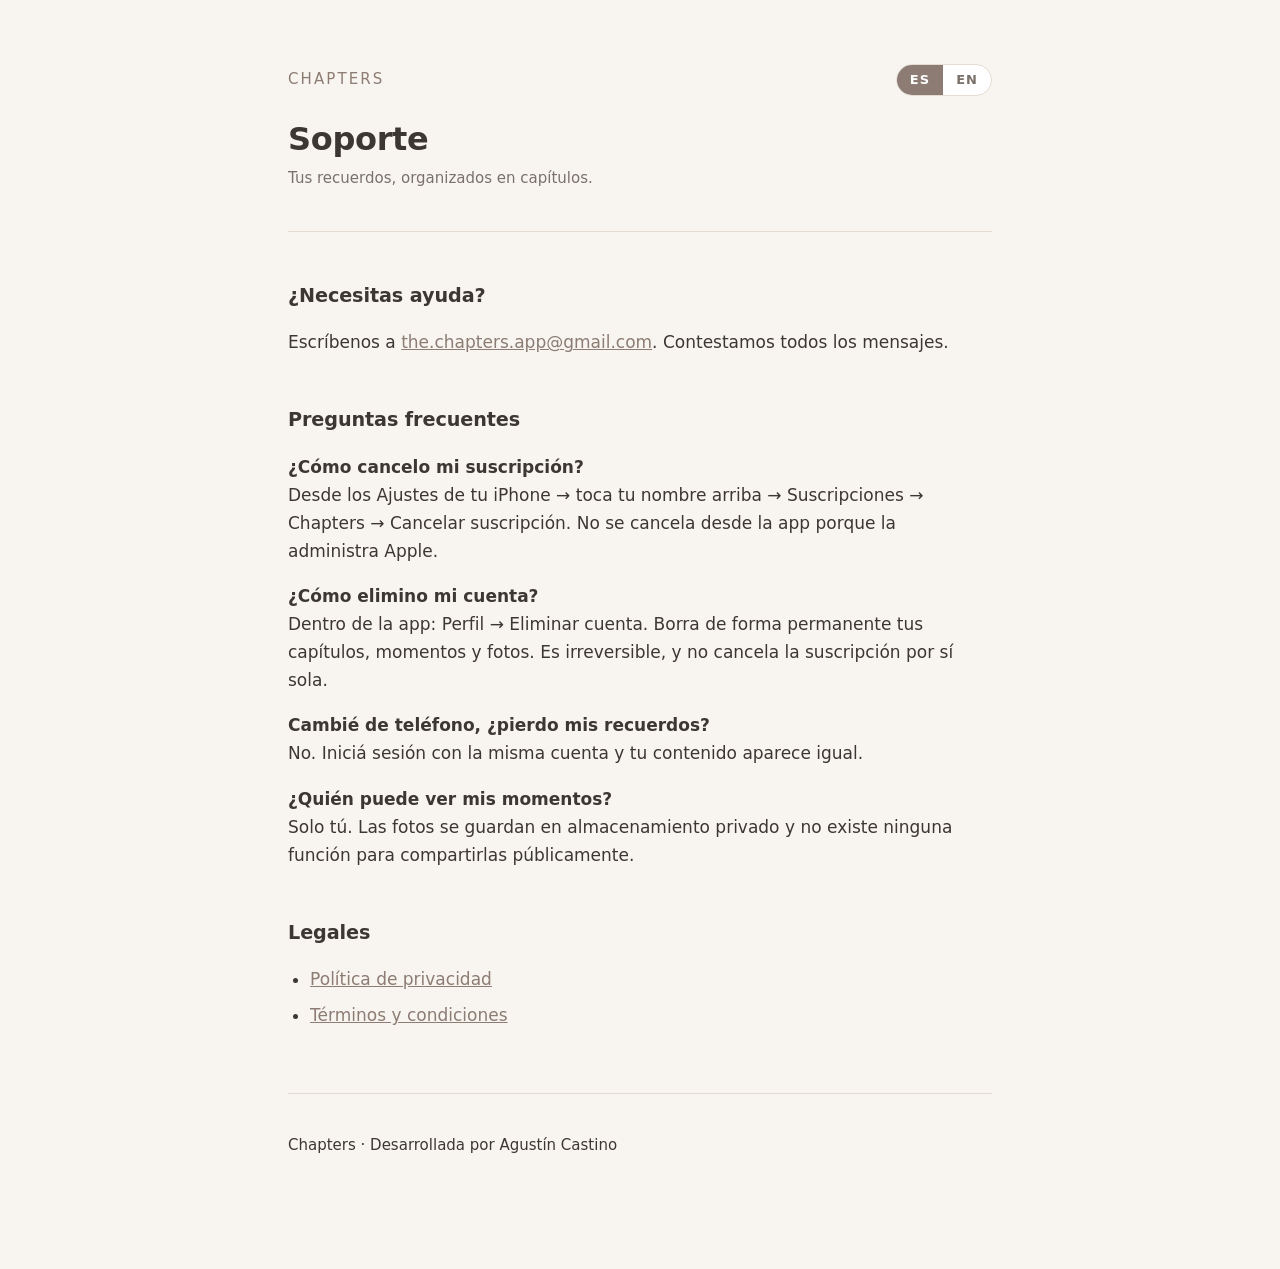
<file: index.html>
<!doctype html>
<html lang="es">
<head>
<meta charset="utf-8">
<meta name="viewport" content="width=device-width, initial-scale=1">
<title>Chapters — Soporte</title>
<link rel="stylesheet" href="styles.css">
</head>
<body>
<main>
  <header>
    <div class="topbar">
      <span class="wordmark">Chapters</span>
      <nav class="langswitch" aria-label="Idioma">
        <span class="current" aria-current="true">ES</span>
        <a href="en/" hreflang="en" lang="en">EN</a>
      </nav>
    </div>
    <h1>Soporte</h1>
    <p class="updated">Tus recuerdos, organizados en capítulos.</p>
  </header>

  <h2>¿Necesitas ayuda?</h2>
  <p>Escríbenos a <a href="mailto:the.chapters.app@gmail.com">the.chapters.app@gmail.com</a>.
  Contestamos todos los mensajes.</p>

  <h2>Preguntas frecuentes</h2>

  <p><strong>¿Cómo cancelo mi suscripción?</strong><br>
  Desde los Ajustes de tu iPhone → toca tu nombre arriba → Suscripciones →
  Chapters → Cancelar suscripción. No se cancela desde la app porque la
  administra Apple.</p>

  <p><strong>¿Cómo elimino mi cuenta?</strong><br>
  Dentro de la app: Perfil → Eliminar cuenta. Borra de forma permanente tus
  capítulos, momentos y fotos. Es irreversible, y no cancela la suscripción por
  sí sola.</p>

  <p><strong>Cambié de teléfono, ¿pierdo mis recuerdos?</strong><br>
  No. Iniciá sesión con la misma cuenta y tu contenido aparece igual.</p>

  <p><strong>¿Quién puede ver mis momentos?</strong><br>
  Solo tú. Las fotos se guardan en almacenamiento privado y no existe ninguna
  función para compartirlas públicamente.</p>

  <h2>Legales</h2>
  <ul>
    <li><a href="privacy.html">Política de privacidad</a></li>
    <li><a href="terms.html">Términos y condiciones</a></li>
  </ul>

  <footer>
    <p>Chapters · Desarrollada por Agustín Castino</p>
  </footer>
</main>
</body>
</html>
</file>
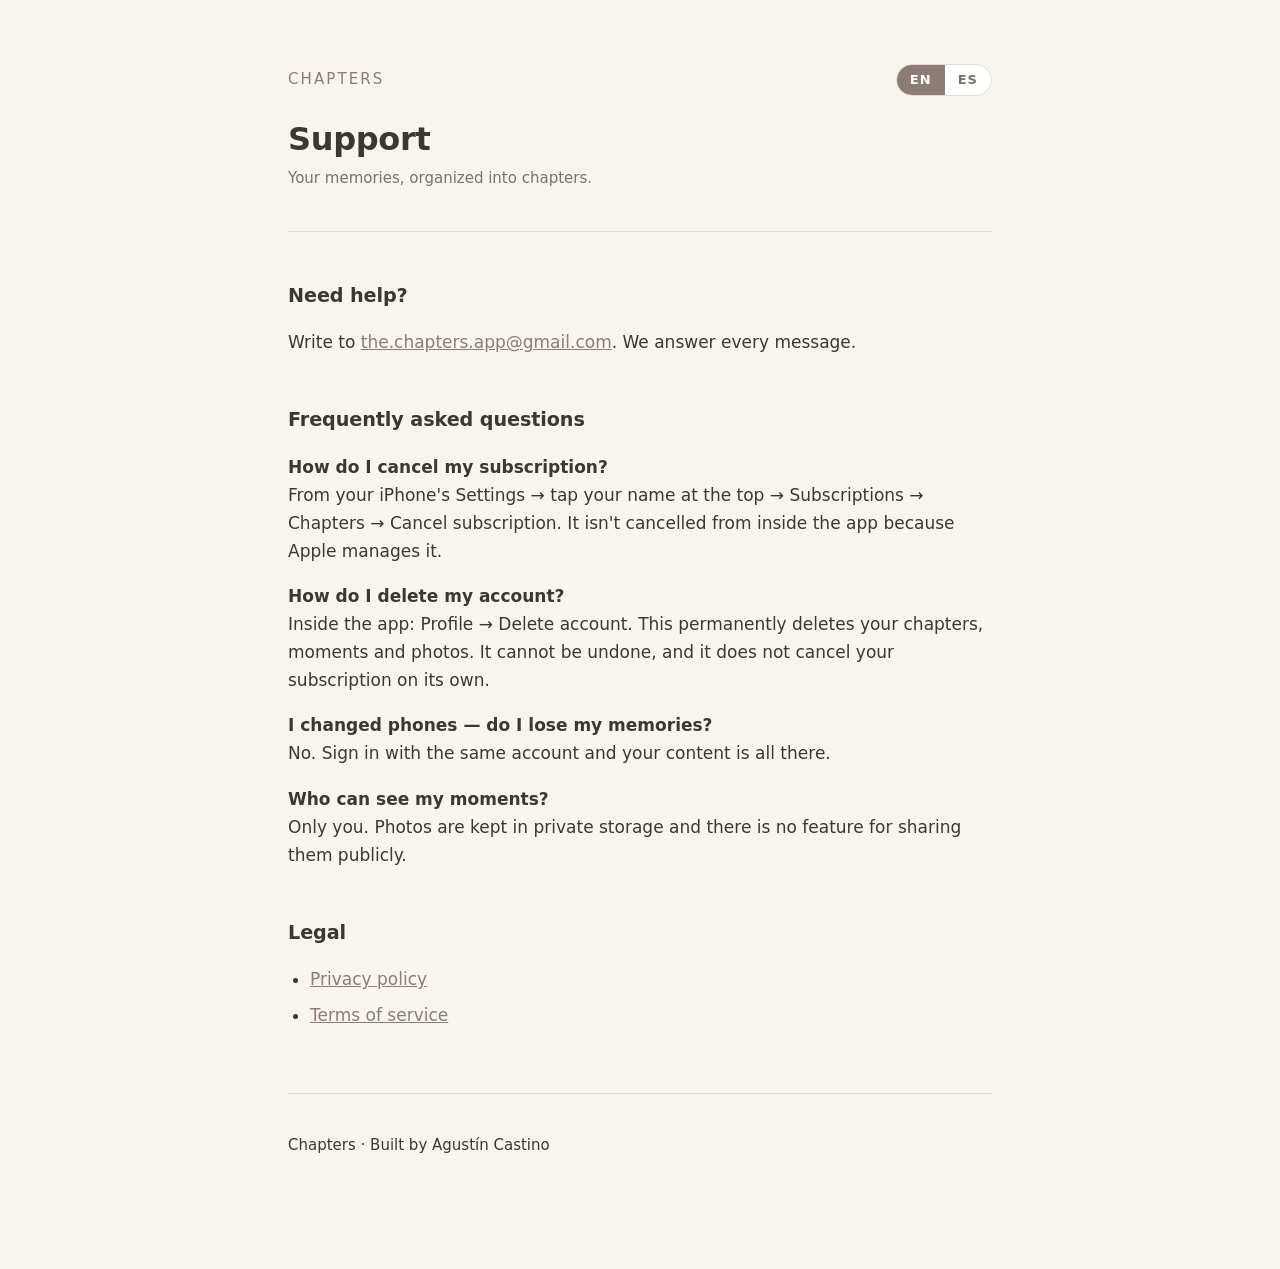
<file: en/index.html>
<!doctype html>
<html lang="en">
<head>
<meta charset="utf-8">
<meta name="viewport" content="width=device-width, initial-scale=1">
<title>Chapters — Support</title>
<link rel="stylesheet" href="styles.css">
</head>
<body>
<main>
  <header>
    <div class="topbar">
      <span class="wordmark">Chapters</span>
      <nav class="langswitch" aria-label="Language">
        <span class="current" aria-current="true">EN</span>
        <a href="../" hreflang="es" lang="es">ES</a>
      </nav>
    </div>
    <h1>Support</h1>
    <p class="updated">Your memories, organized into chapters.</p>
  </header>

  <h2>Need help?</h2>
  <p>Write to <a href="mailto:the.chapters.app@gmail.com">the.chapters.app@gmail.com</a>.
  We answer every message.</p>

  <h2>Frequently asked questions</h2>

  <p><strong>How do I cancel my subscription?</strong><br>
  From your iPhone's Settings → tap your name at the top → Subscriptions →
  Chapters → Cancel subscription. It isn't cancelled from inside the app because
  Apple manages it.</p>

  <p><strong>How do I delete my account?</strong><br>
  Inside the app: Profile → Delete account. This permanently deletes your chapters,
  moments and photos. It cannot be undone, and it does not cancel your subscription
  on its own.</p>

  <p><strong>I changed phones — do I lose my memories?</strong><br>
  No. Sign in with the same account and your content is all there.</p>

  <p><strong>Who can see my moments?</strong><br>
  Only you. Photos are kept in private storage and there is no feature for sharing
  them publicly.</p>

  <h2>Legal</h2>
  <ul>
    <li><a href="privacy.html">Privacy policy</a></li>
    <li><a href="terms.html">Terms of service</a></li>
  </ul>

  <footer>
    <p>Chapters · Built by Agustín Castino</p>
  </footer>
</main>
</body>
</html>
</file>
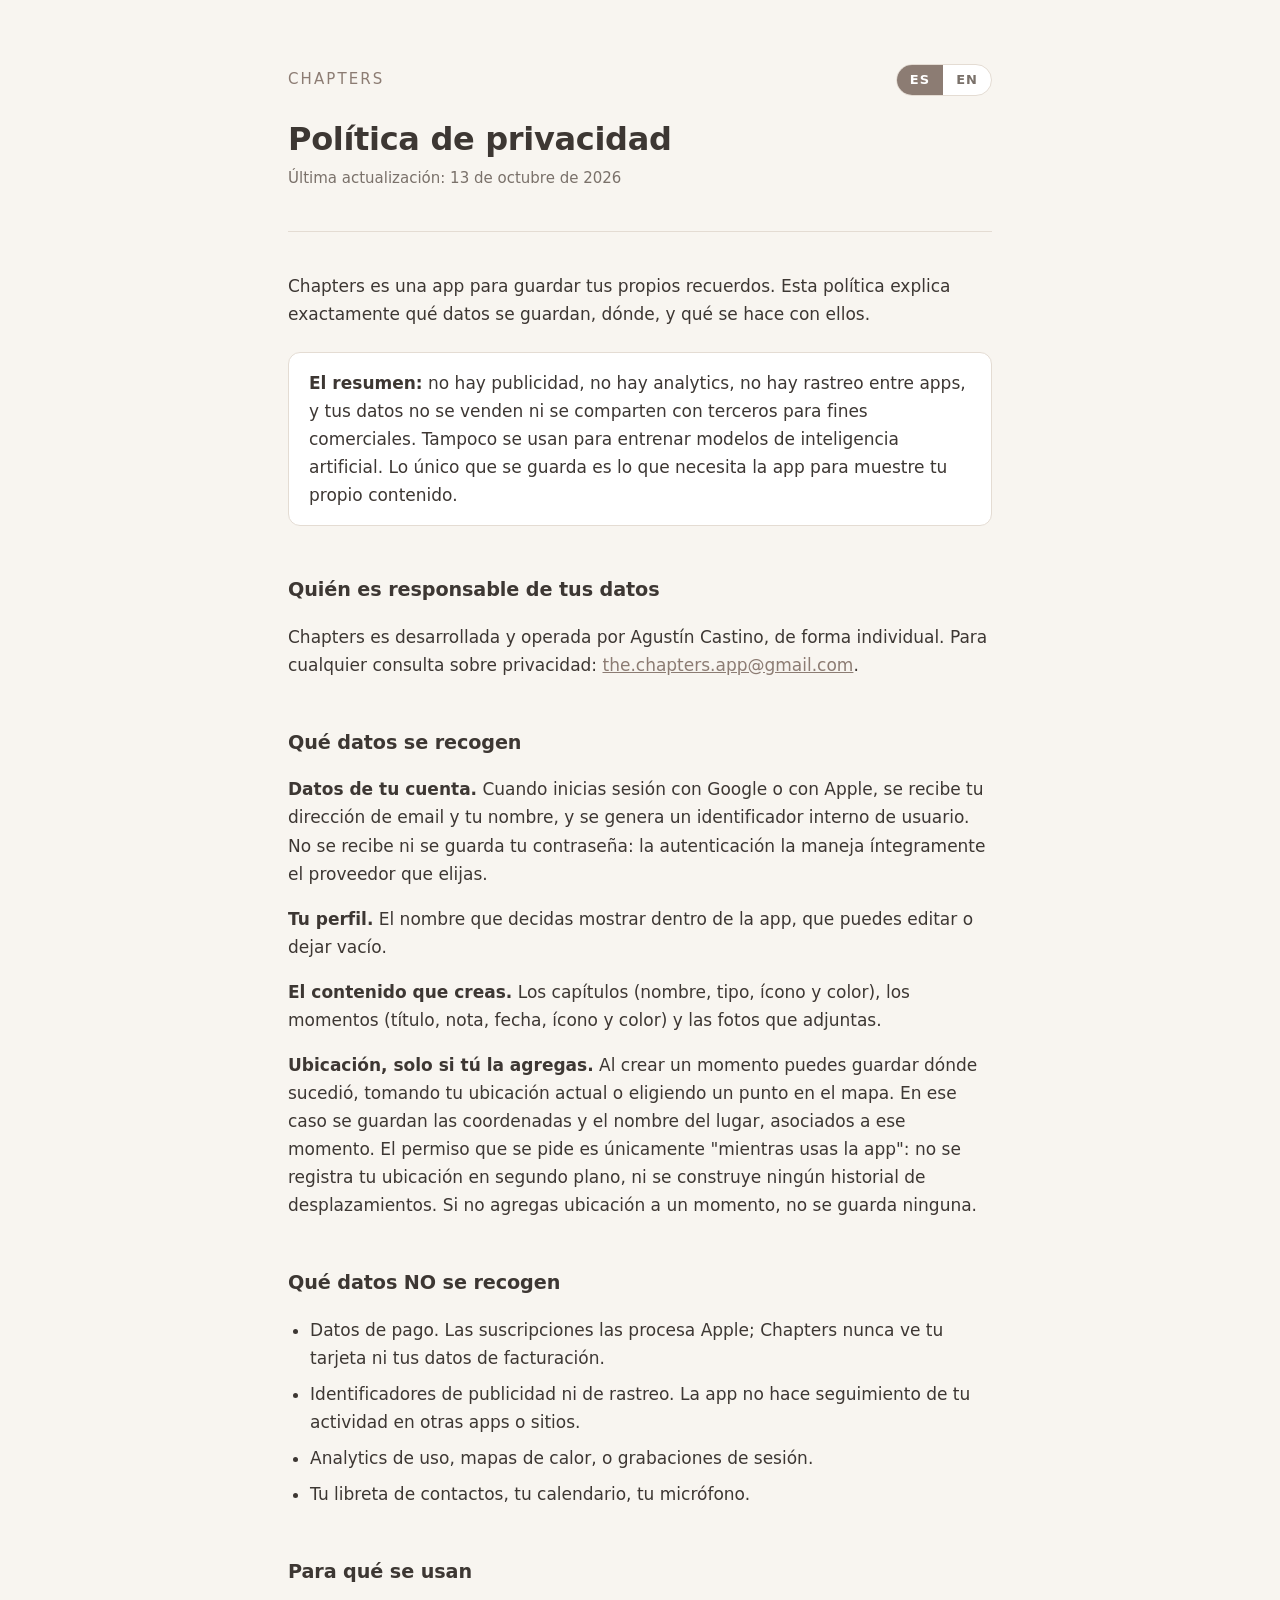
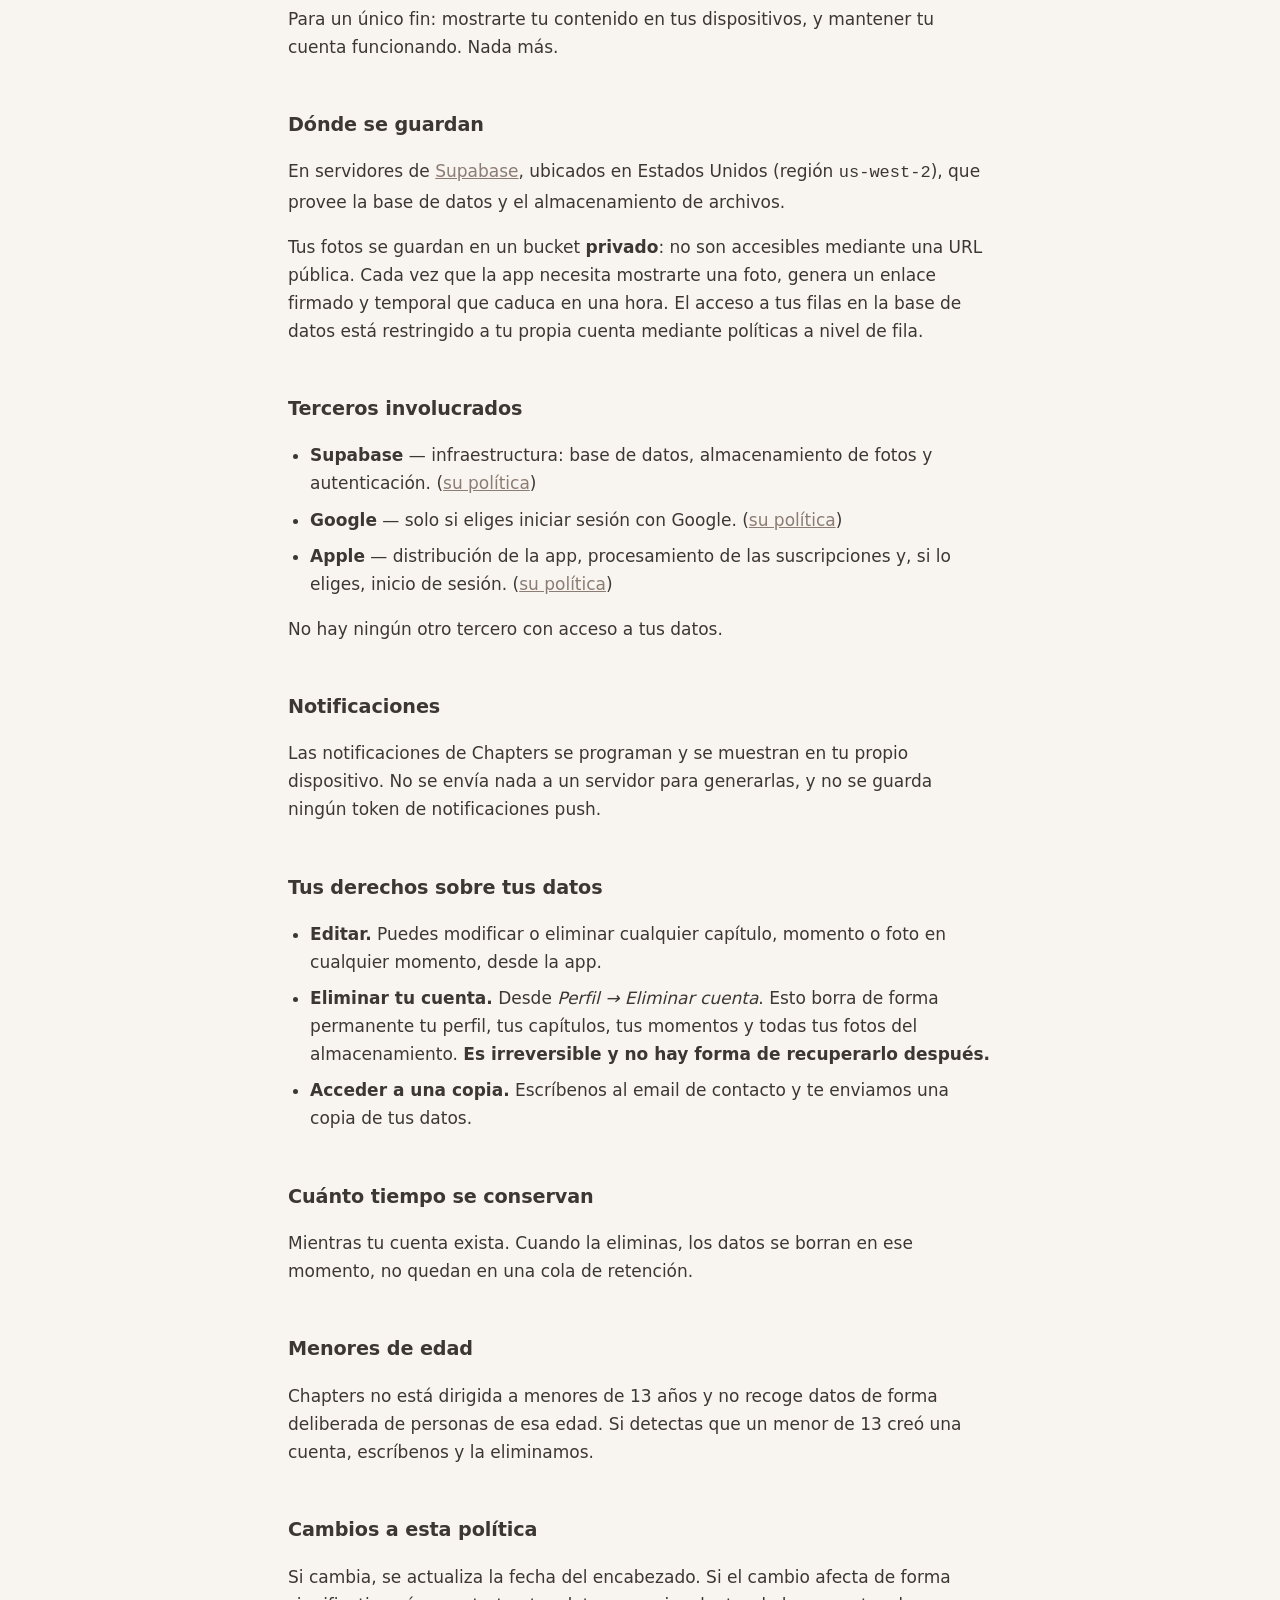
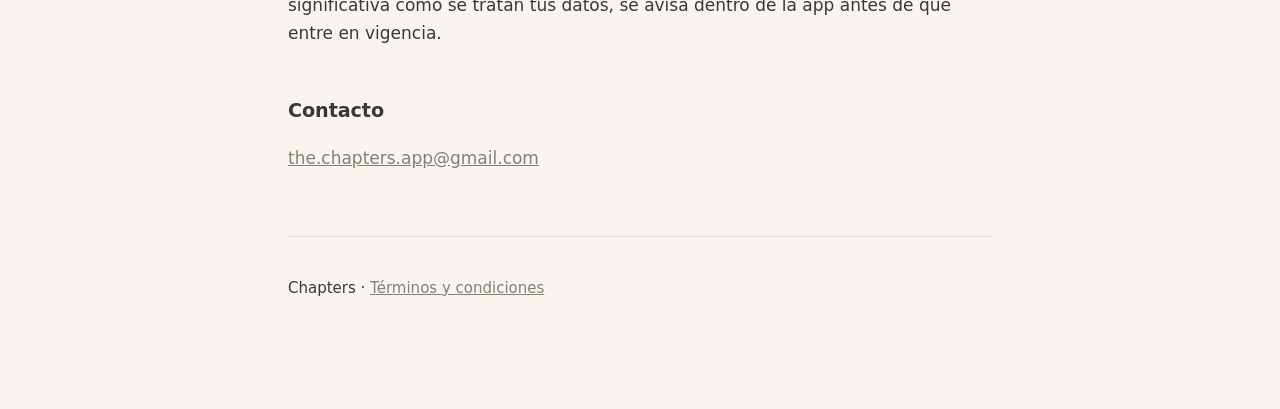
<file: privacy.html>
<!doctype html>
<html lang="es">
<head>
<meta charset="utf-8">
<meta name="viewport" content="width=device-width, initial-scale=1">
<title>Política de privacidad — Chapters</title>
<link rel="stylesheet" href="styles.css">
</head>
<body>
<main>
  <header>
    <div class="topbar">
      <a class="wordmark" href="./">Chapters</a>
      <nav class="langswitch" aria-label="Idioma">
        <span class="current" aria-current="true">ES</span>
        <a href="en/privacy.html" hreflang="en" lang="en">EN</a>
      </nav>
    </div>
    <h1>Política de privacidad</h1>
    <p class="updated">Última actualización: 13 de octubre de 2026</p>
  </header>

  <p>Chapters es una app para guardar tus propios recuerdos. Esta política explica
  exactamente qué datos se guardan, dónde, y qué se hace con ellos.</p>

  <div class="note">
    <p><strong>El resumen:</strong> no hay publicidad, no hay analytics, no hay
    rastreo entre apps, y tus datos no se venden ni se comparten con terceros
    para fines comerciales. Tampoco se usan para entrenar modelos de inteligencia
    artificial. Lo único que se guarda es lo que necesita la app para
    muestre tu propio contenido.</p>
  </div>

  <h2>Quién es responsable de tus datos</h2>
  <p>Chapters es desarrollada y operada por Agustín Castino, de forma individual.
  Para cualquier consulta sobre privacidad: <a href="mailto:the.chapters.app@gmail.com">the.chapters.app@gmail.com</a>.</p>

  <h2>Qué datos se recogen</h2>

  <p><strong>Datos de tu cuenta.</strong> Cuando inicias sesión con Google o con
  Apple, se recibe tu dirección de email y tu nombre, y se genera un
  identificador interno de usuario. No se recibe ni se guarda tu contraseña: la
  autenticación la maneja íntegramente el proveedor que elijas.</p>

  <p><strong>Tu perfil.</strong> El nombre que decidas mostrar dentro de la app, que
  puedes editar o dejar vacío.</p>

  <p><strong>El contenido que creas.</strong> Los capítulos (nombre, tipo, ícono y
  color), los momentos (título, nota, fecha, ícono y color) y las fotos que
  adjuntas.</p>

  <p><strong>Ubicación, solo si tú la agregas.</strong> Al crear un momento puedes
  guardar dónde sucedió, tomando tu ubicación actual o eligiendo un punto en el
  mapa. En ese caso se guardan las coordenadas y el nombre del lugar, asociados a
  ese momento. El permiso que se pide es únicamente "mientras usas la app": no se
  registra tu ubicación en segundo plano, ni se construye ningún historial de
  desplazamientos. Si no agregas ubicación a un momento, no se guarda ninguna.</p>

  <h2>Qué datos NO se recogen</h2>
  <ul>
    <li>Datos de pago. Las suscripciones las procesa Apple; Chapters nunca ve tu
    tarjeta ni tus datos de facturación.</li>
    <li>Identificadores de publicidad ni de rastreo. La app no hace seguimiento
    de tu actividad en otras apps o sitios.</li>
    <li>Analytics de uso, mapas de calor, o grabaciones de sesión.</li>
    <li>Tu libreta de contactos, tu calendario, tu micrófono.</li>
  </ul>

  <h2>Para qué se usan</h2>
  <p>Para un único fin: mostrarte tu contenido en tus dispositivos, y mantener tu
  cuenta funcionando. Nada más.</p>

  <h2>Dónde se guardan</h2>
  <p>En servidores de <a href="https://supabase.com/privacy" target="_blank" rel="noopener">Supabase</a>,
  ubicados en Estados Unidos (región <code>us-west-2</code>), que provee la base
  de datos y el almacenamiento de archivos.</p>
  <p>Tus fotos se guardan en un bucket <strong>privado</strong>: no son accesibles
  mediante una URL pública. Cada vez que la app necesita mostrarte una foto,
  genera un enlace firmado y temporal que caduca en una hora. El acceso a tus
  filas en la base de datos está restringido a tu propia cuenta mediante
  políticas a nivel de fila.</p>

  <h2>Terceros involucrados</h2>
  <ul>
    <li><strong>Supabase</strong> — infraestructura: base de datos, almacenamiento
    de fotos y autenticación.
    (<a href="https://supabase.com/privacy" target="_blank" rel="noopener">su política</a>)</li>
    <li><strong>Google</strong> — solo si eliges iniciar sesión con Google.
    (<a href="https://policies.google.com/privacy" target="_blank" rel="noopener">su política</a>)</li>
    <li><strong>Apple</strong> — distribución de la app, procesamiento de las
    suscripciones y, si lo eliges, inicio de sesión.
    (<a href="https://www.apple.com/legal/privacy/" target="_blank" rel="noopener">su política</a>)</li>
  </ul>
  <p>No hay ningún otro tercero con acceso a tus datos.</p>

  <h2>Notificaciones</h2>
  <p>Las notificaciones de Chapters se programan y se muestran en tu propio
  dispositivo. No se envía nada a un servidor para generarlas, y no se guarda
  ningún token de notificaciones push.</p>

  <h2>Tus derechos sobre tus datos</h2>
  <ul>
    <li><strong>Editar.</strong> Puedes modificar o eliminar cualquier capítulo,
    momento o foto en cualquier momento, desde la app.</li>
    <li><strong>Eliminar tu cuenta.</strong> Desde <em>Perfil → Eliminar cuenta</em>.
    Esto borra de forma permanente tu perfil, tus capítulos, tus momentos y todas
    tus fotos del almacenamiento. <strong>Es irreversible y no hay forma de
    recuperarlo después.</strong></li>
    <li><strong>Acceder a una copia.</strong> Escríbenos al email de contacto y te
    enviamos una copia de tus datos.</li>
  </ul>

  <h2>Cuánto tiempo se conservan</h2>
  <p>Mientras tu cuenta exista. Cuando la eliminas, los datos se borran en ese
  momento, no quedan en una cola de retención.</p>

  <h2>Menores de edad</h2>
  <p>Chapters no está dirigida a menores de 13 años y no recoge datos de forma
  deliberada de personas de esa edad. Si detectas que un menor de 13 creó una
  cuenta, escríbenos y la eliminamos.</p>

  <h2>Cambios a esta política</h2>
  <p>Si cambia, se actualiza la fecha del encabezado. Si el cambio afecta de forma
  significativa cómo se tratan tus datos, se avisa dentro de la app antes de que
  entre en vigencia.</p>

  <h2>Contacto</h2>
  <p><a href="mailto:the.chapters.app@gmail.com">the.chapters.app@gmail.com</a></p>

  <footer>
    <p>Chapters · <a href="terms.html">Términos y condiciones</a></p>
  </footer>
</main>
</body>
</html>
</file>
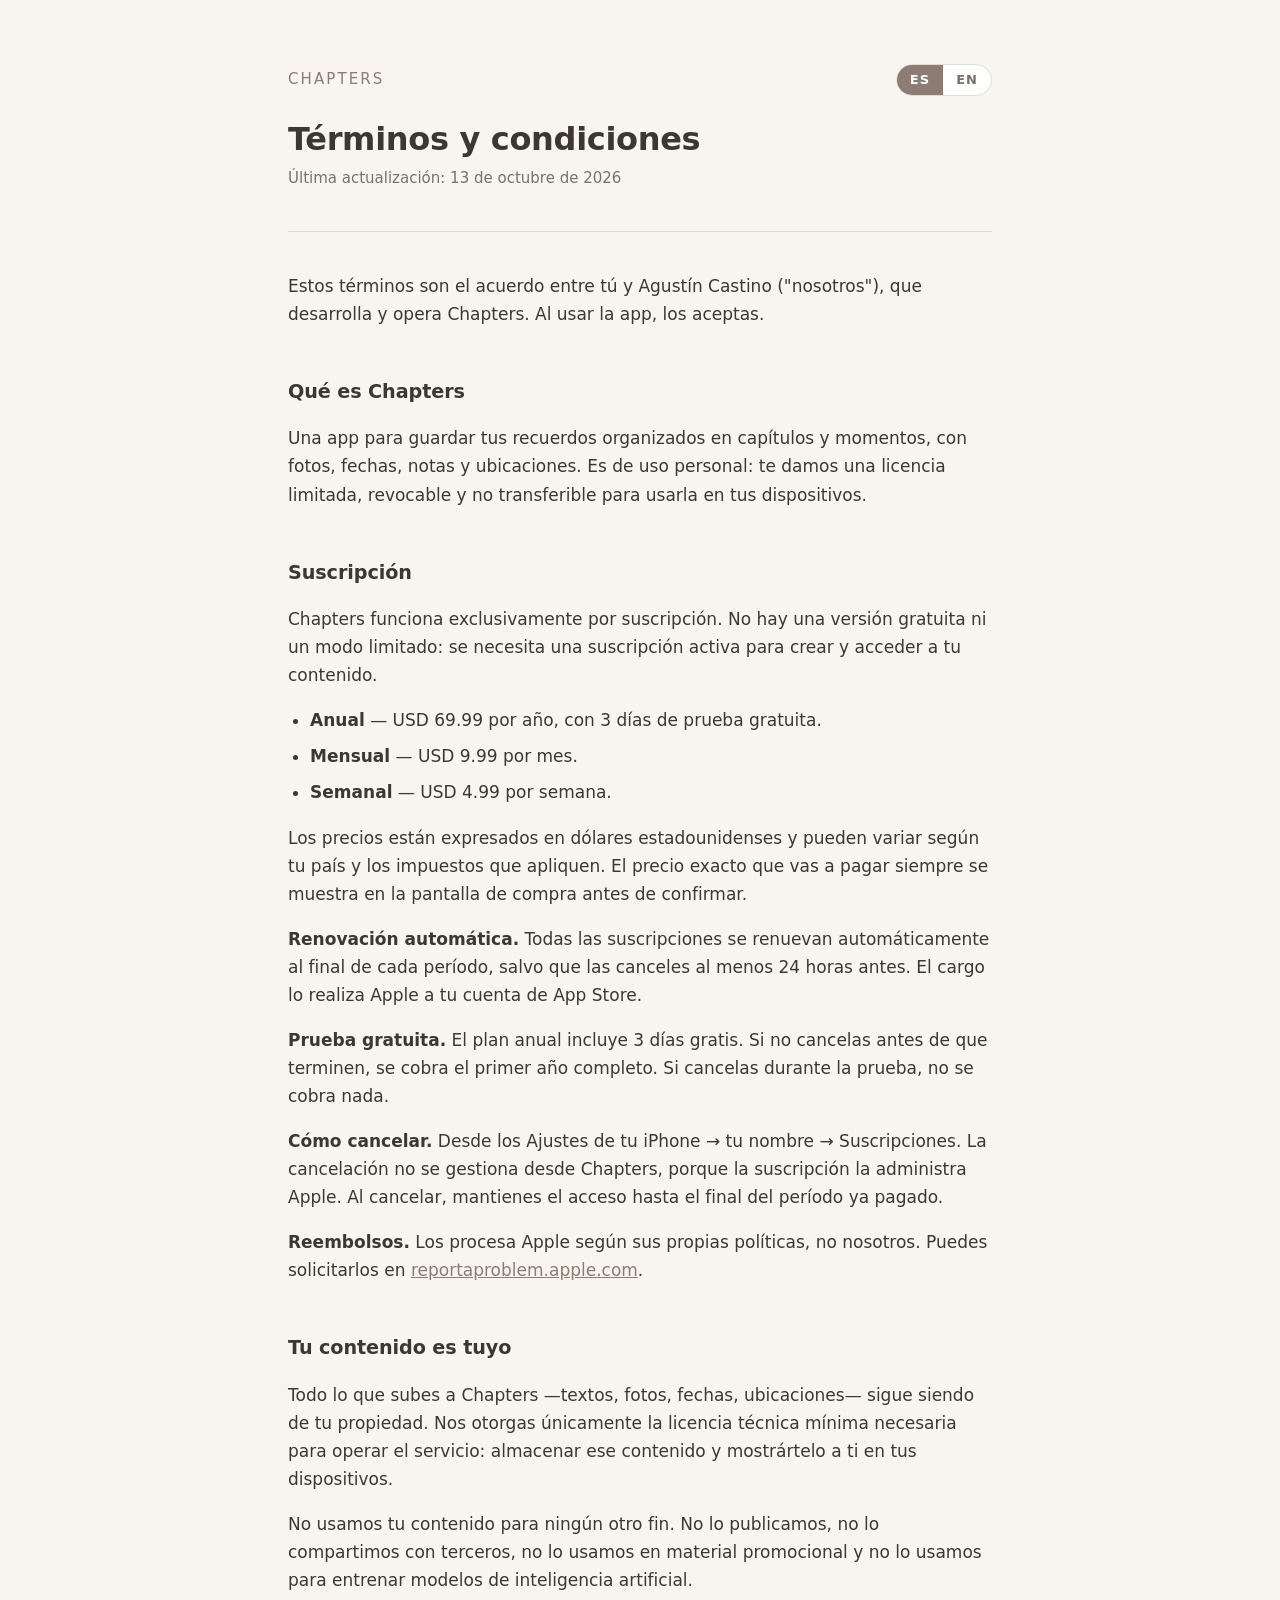
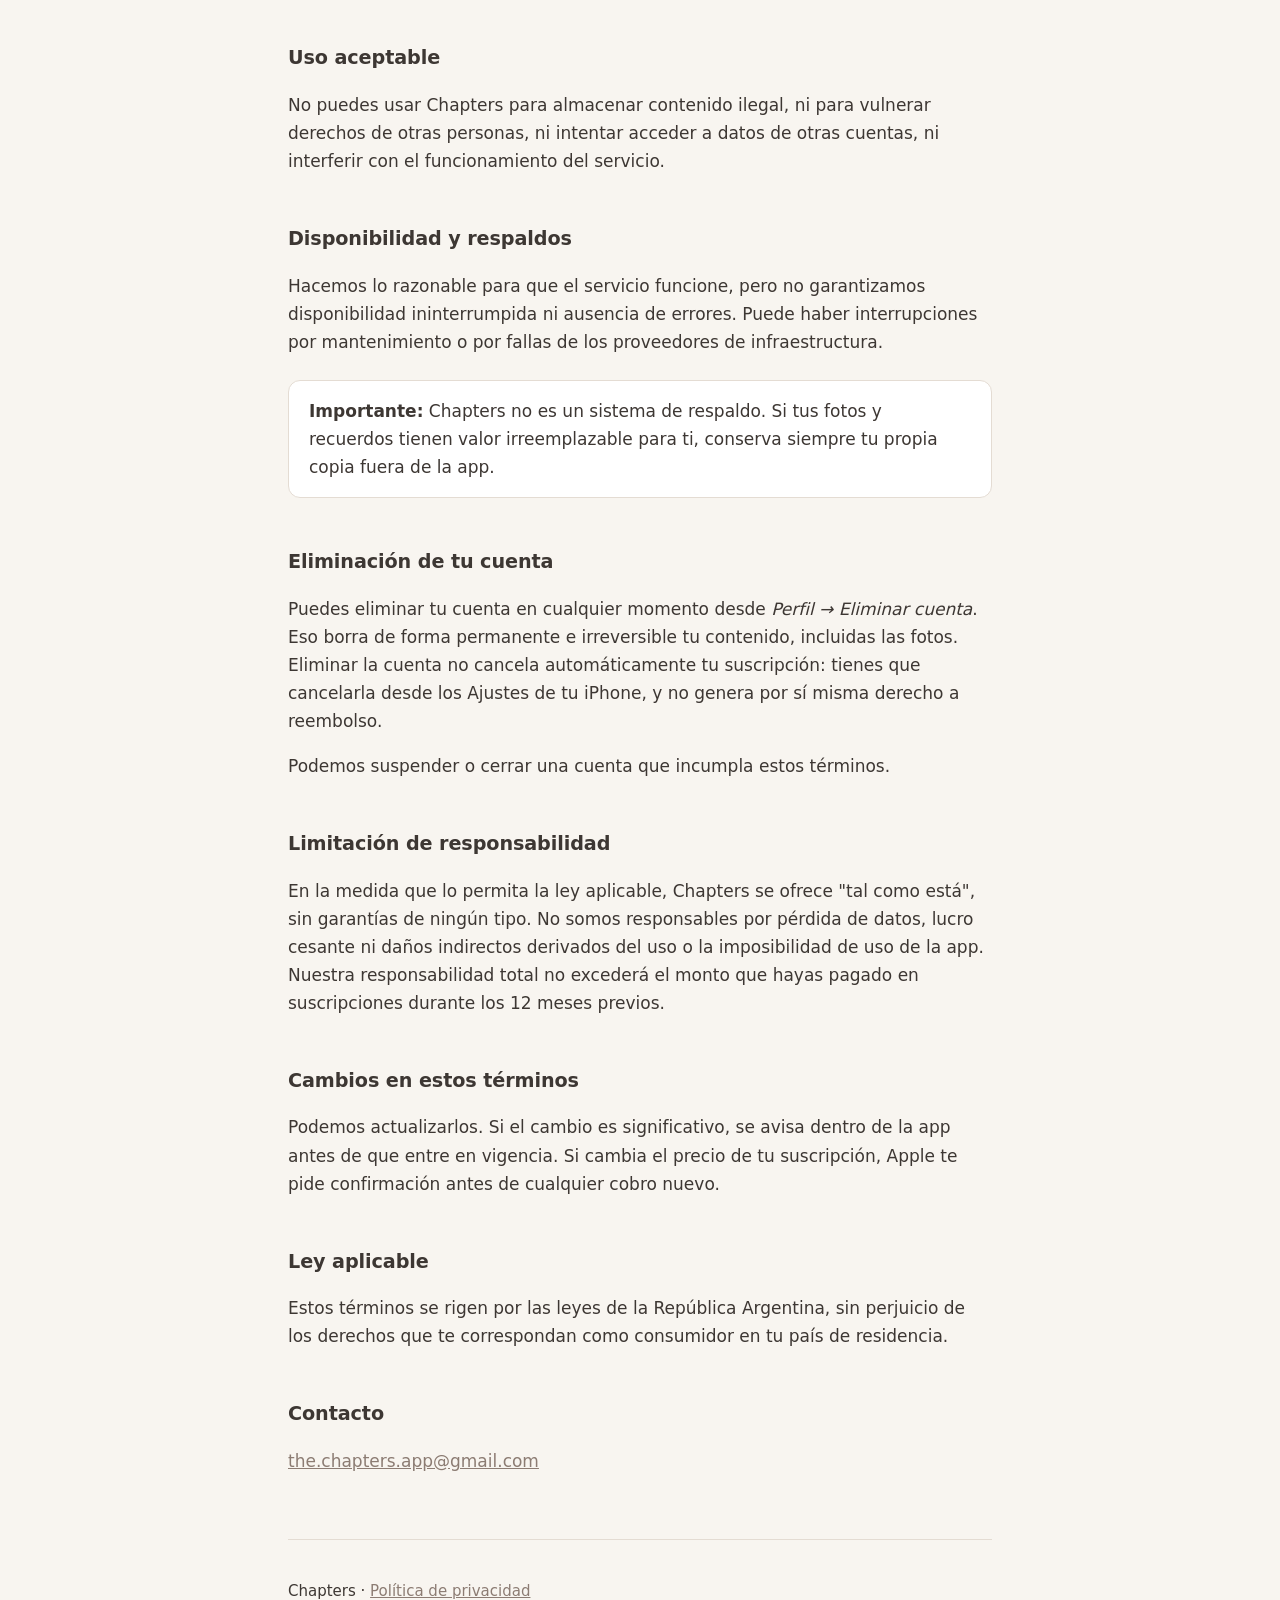
<file: terms.html>
<!doctype html>
<html lang="es">
<head>
<meta charset="utf-8">
<meta name="viewport" content="width=device-width, initial-scale=1">
<title>Términos y condiciones — Chapters</title>
<link rel="stylesheet" href="styles.css">
</head>
<body>
<main>
  <header>
    <div class="topbar">
      <a class="wordmark" href="./">Chapters</a>
      <nav class="langswitch" aria-label="Idioma">
        <span class="current" aria-current="true">ES</span>
        <a href="en/terms.html" hreflang="en" lang="en">EN</a>
      </nav>
    </div>
    <h1>Términos y condiciones</h1>
    <p class="updated">Última actualización: 13 de octubre de 2026</p>
  </header>

  <p>Estos términos son el acuerdo entre tú y Agustín Castino ("nosotros"), que
  desarrolla y opera Chapters. Al usar la app, los aceptas.</p>

  <h2>Qué es Chapters</h2>
  <p>Una app para guardar tus recuerdos organizados en capítulos y momentos, con
  fotos, fechas, notas y ubicaciones. Es de uso personal: te damos una licencia
  limitada, revocable y no transferible para usarla en tus dispositivos.</p>

  <h2>Suscripción</h2>
  <p>Chapters funciona exclusivamente por suscripción. No hay una versión gratuita
  ni un modo limitado: se necesita una suscripción activa para crear y acceder a
  tu contenido.</p>
  <ul>
    <li><strong>Anual</strong> — USD 69.99 por año, con 3 días de prueba gratuita.</li>
    <li><strong>Mensual</strong> — USD 9.99 por mes.</li>
    <li><strong>Semanal</strong> — USD 4.99 por semana.</li>
  </ul>
  <p>Los precios están expresados en dólares estadounidenses y pueden variar según
  tu país y los impuestos que apliquen. El precio exacto que vas a pagar siempre
  se muestra en la pantalla de compra antes de confirmar.</p>

  <p><strong>Renovación automática.</strong> Todas las suscripciones se renuevan
  automáticamente al final de cada período, salvo que las canceles al menos 24
  horas antes. El cargo lo realiza Apple a tu cuenta de App Store.</p>

  <p><strong>Prueba gratuita.</strong> El plan anual incluye 3 días gratis. Si no
  cancelas antes de que terminen, se cobra el primer año completo. Si cancelas
  durante la prueba, no se cobra nada.</p>

  <p><strong>Cómo cancelar.</strong> Desde los Ajustes de tu iPhone → tu nombre →
  Suscripciones. La cancelación no se gestiona desde Chapters, porque la
  suscripción la administra Apple. Al cancelar, mantienes el acceso hasta el final
  del período ya pagado.</p>

  <p><strong>Reembolsos.</strong> Los procesa Apple según sus propias políticas,
  no nosotros. Puedes solicitarlos en
  <a href="https://reportaproblem.apple.com" target="_blank" rel="noopener">reportaproblem.apple.com</a>.</p>

  <h2>Tu contenido es tuyo</h2>
  <p>Todo lo que subes a Chapters —textos, fotos, fechas, ubicaciones— sigue siendo
  de tu propiedad. Nos otorgas únicamente la licencia técnica mínima necesaria
  para operar el servicio: almacenar ese contenido y mostrártelo a ti en tus
  dispositivos.</p>
  <p>No usamos tu contenido para ningún otro fin. No lo publicamos, no lo
  compartimos con terceros, no lo usamos en material promocional y no lo usamos
  para entrenar modelos de inteligencia artificial.</p>

  <h2>Uso aceptable</h2>
  <p>No puedes usar Chapters para almacenar contenido ilegal, ni para vulnerar
  derechos de otras personas, ni intentar acceder a datos de otras cuentas, ni
  interferir con el funcionamiento del servicio.</p>

  <h2>Disponibilidad y respaldos</h2>
  <p>Hacemos lo razonable para que el servicio funcione, pero no garantizamos
  disponibilidad ininterrumpida ni ausencia de errores. Puede haber
  interrupciones por mantenimiento o por fallas de los proveedores de
  infraestructura.</p>
  <div class="note">
    <p><strong>Importante:</strong> Chapters no es un sistema de respaldo. Si tus
    fotos y recuerdos tienen valor irreemplazable para ti, conserva siempre tu
    propia copia fuera de la app.</p>
  </div>

  <h2>Eliminación de tu cuenta</h2>
  <p>Puedes eliminar tu cuenta en cualquier momento desde <em>Perfil → Eliminar
  cuenta</em>. Eso borra de forma permanente e irreversible tu contenido, incluidas
  las fotos. Eliminar la cuenta no cancela automáticamente tu suscripción: tienes
  que cancelarla desde los Ajustes de tu iPhone, y no genera por sí misma derecho
  a reembolso.</p>
  <p>Podemos suspender o cerrar una cuenta que incumpla estos términos.</p>

  <h2>Limitación de responsabilidad</h2>
  <p>En la medida que lo permita la ley aplicable, Chapters se ofrece "tal como
  está", sin garantías de ningún tipo. No somos responsables por pérdida de datos,
  lucro cesante ni daños indirectos derivados del uso o la imposibilidad de uso de
  la app. Nuestra responsabilidad total no excederá el monto que hayas pagado en
  suscripciones durante los 12 meses previos.</p>

  <h2>Cambios en estos términos</h2>
  <p>Podemos actualizarlos. Si el cambio es significativo, se avisa dentro de la
  app antes de que entre en vigencia. Si cambia el precio de tu suscripción, Apple
  te pide confirmación antes de cualquier cobro nuevo.</p>

  <h2>Ley aplicable</h2>
  <p>Estos términos se rigen por las leyes de la República Argentina, sin perjuicio
  de los derechos que te correspondan como consumidor en tu país de residencia.</p>

  <h2>Contacto</h2>
  <p><a href="mailto:the.chapters.app@gmail.com">the.chapters.app@gmail.com</a></p>

  <footer>
    <p>Chapters · <a href="privacy.html">Política de privacidad</a></p>
  </footer>
</main>
</body>
</html>
</file>
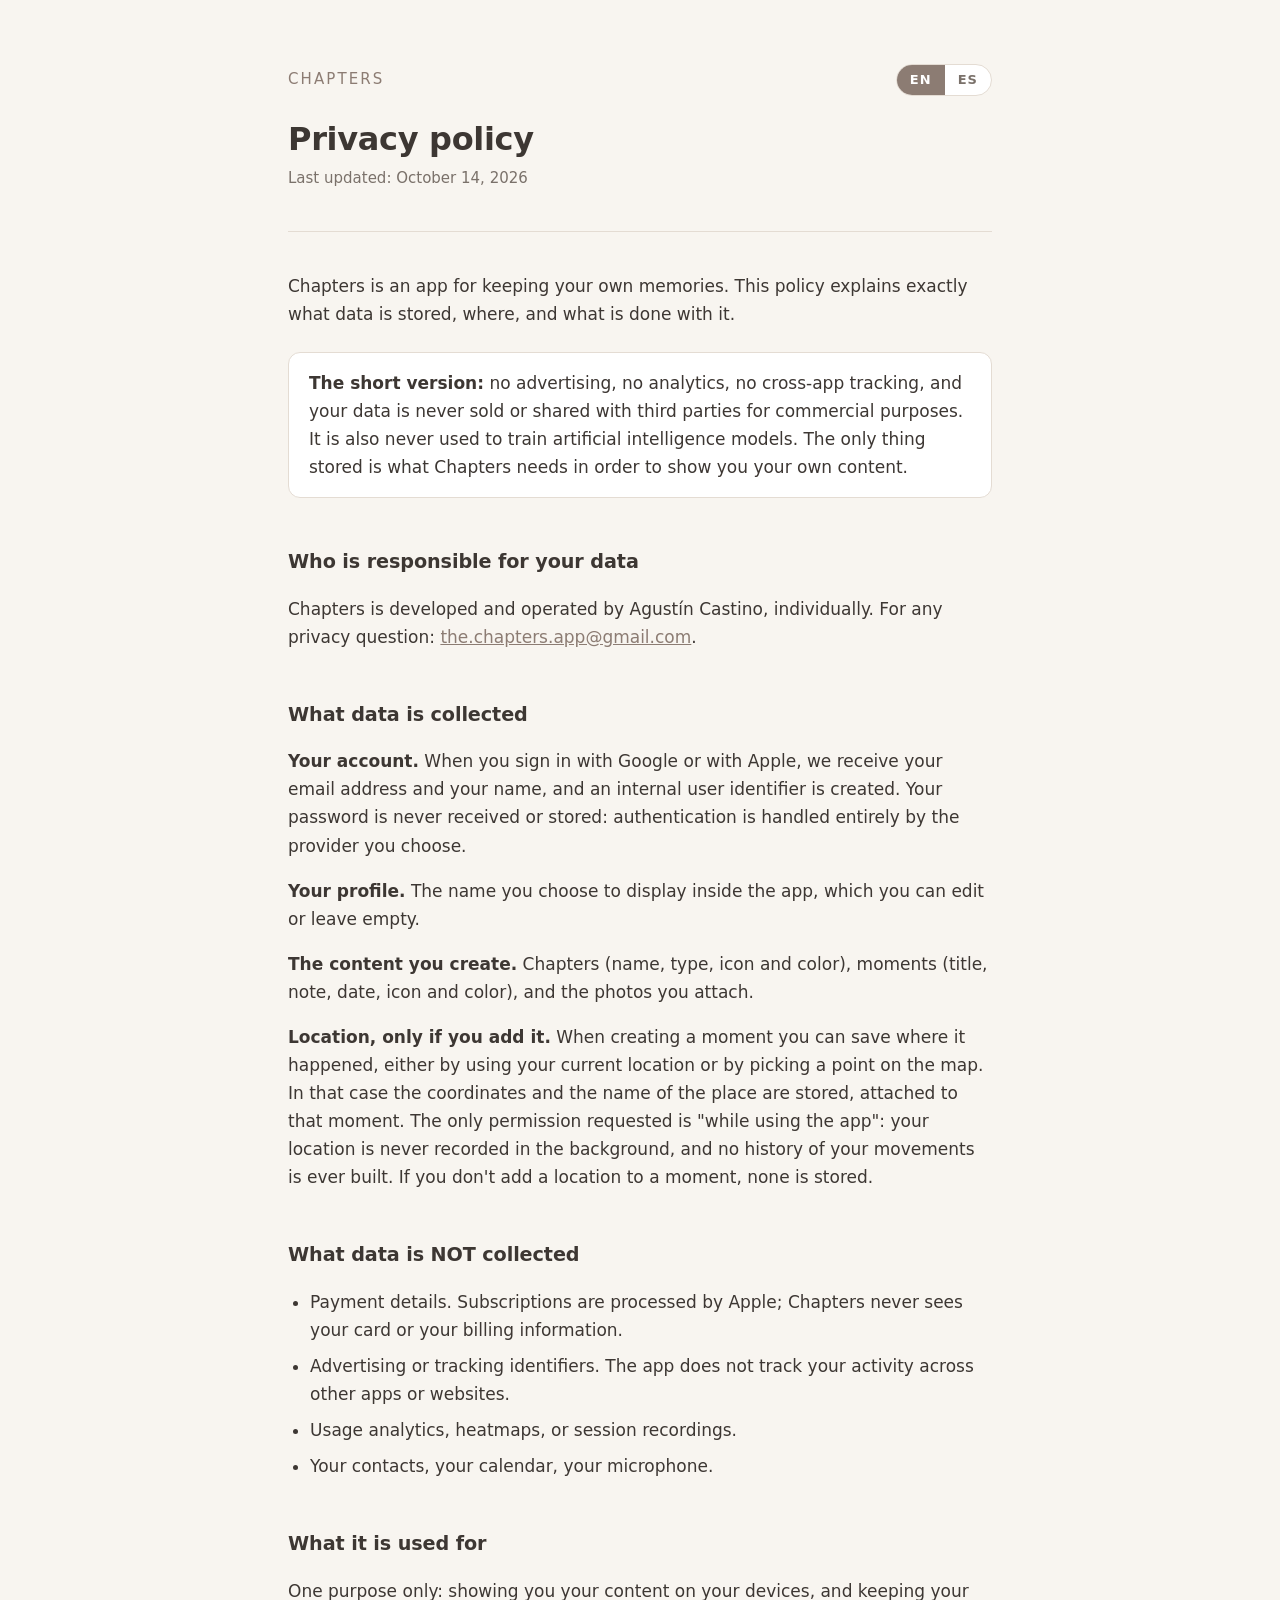
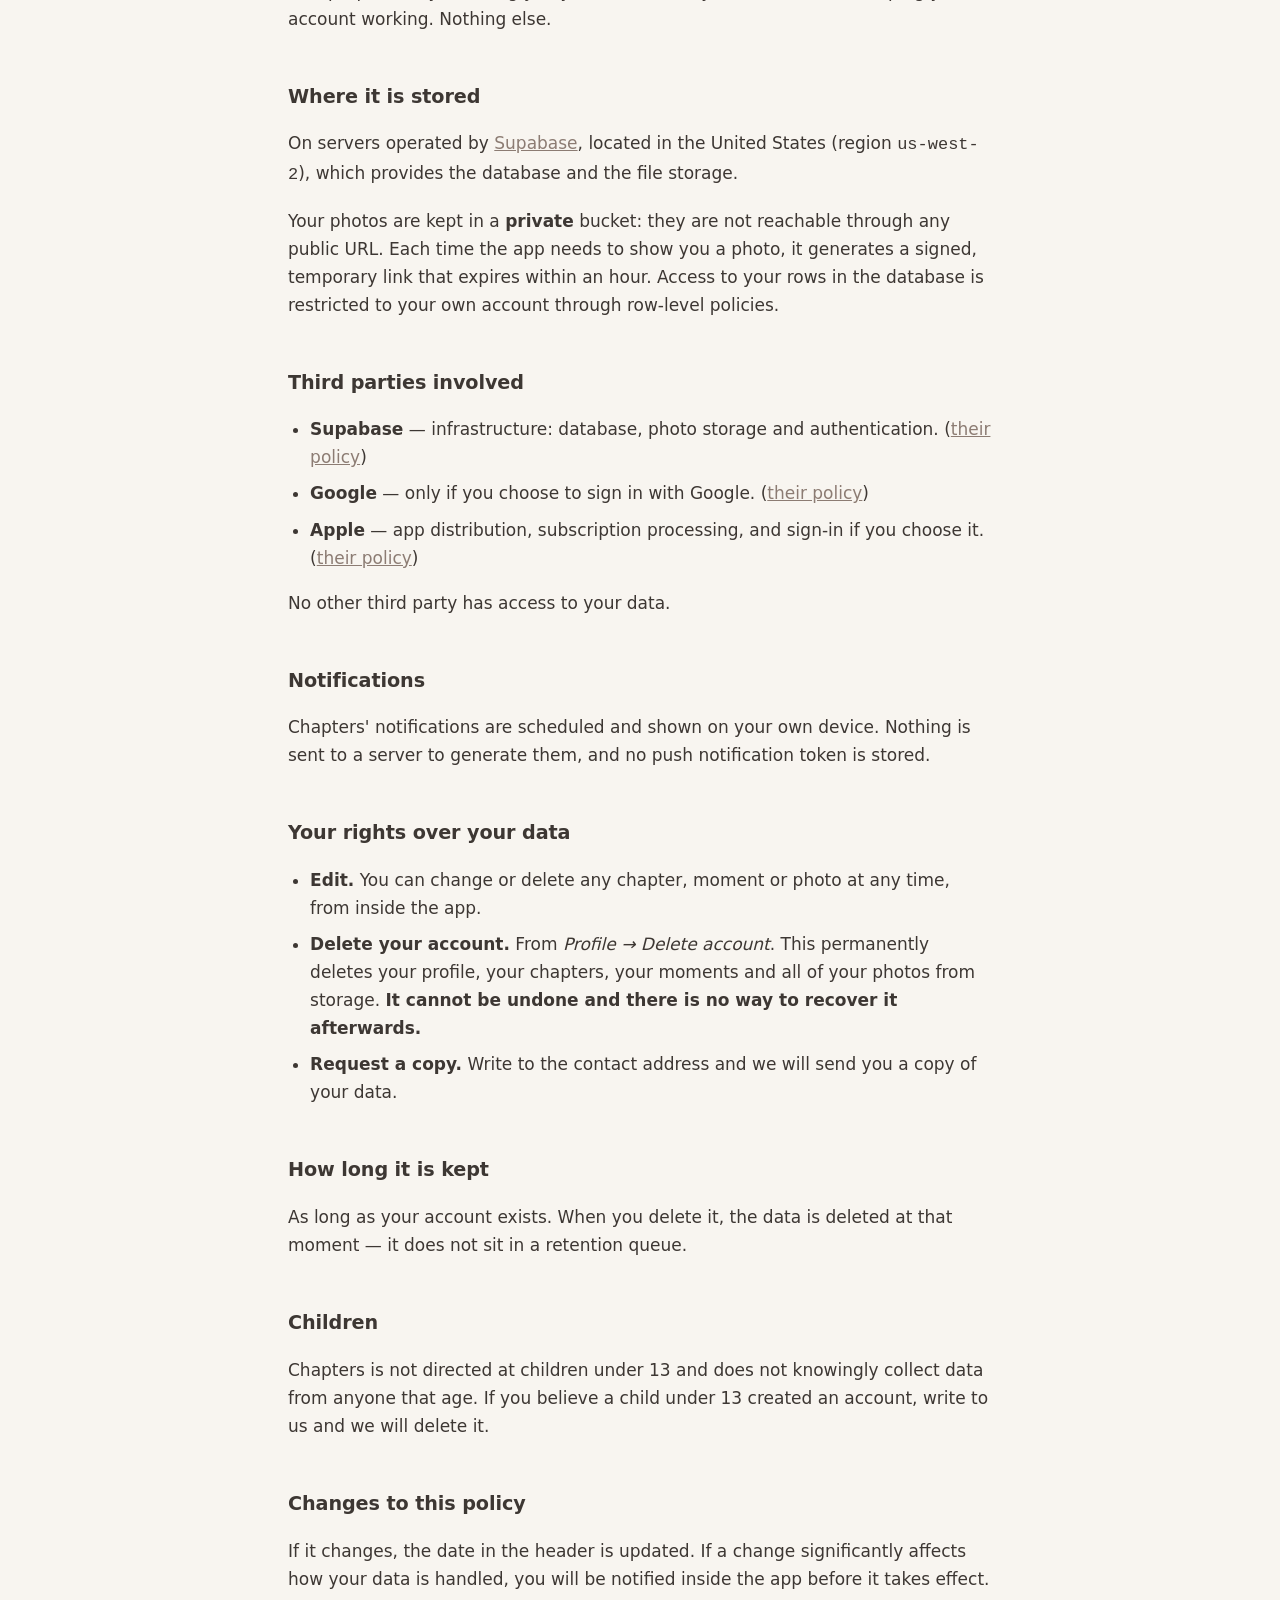
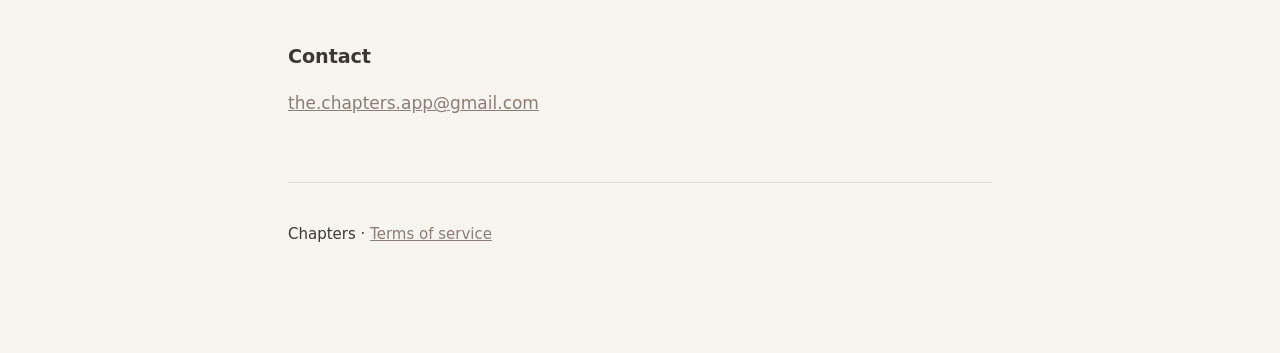
<file: en/privacy.html>
<!doctype html>
<html lang="en">
<head>
<meta charset="utf-8">
<meta name="viewport" content="width=device-width, initial-scale=1">
<title>Privacy policy — Chapters</title>
<link rel="stylesheet" href="styles.css">
</head>
<body>
<main>
  <header>
    <div class="topbar">
      <a class="wordmark" href="./">Chapters</a>
      <nav class="langswitch" aria-label="Language">
        <span class="current" aria-current="true">EN</span>
        <a href="../privacy.html" hreflang="es" lang="es">ES</a>
      </nav>
    </div>
    <h1>Privacy policy</h1>
    <p class="updated">Last updated: October 14, 2026</p>
  </header>

  <p>Chapters is an app for keeping your own memories. This policy explains exactly
  what data is stored, where, and what is done with it.</p>

  <div class="note">
    <p><strong>The short version:</strong> no advertising, no analytics, no
    cross-app tracking, and your data is never sold or shared with third parties
    for commercial purposes. It is also never used to train artificial
    intelligence models. The only thing stored is what Chapters needs in order to
    show you your own content.</p>
  </div>

  <h2>Who is responsible for your data</h2>
  <p>Chapters is developed and operated by Agustín Castino, individually. For any
  privacy question: <a href="mailto:the.chapters.app@gmail.com">the.chapters.app@gmail.com</a>.</p>

  <h2>What data is collected</h2>

  <p><strong>Your account.</strong> When you sign in with Google or with Apple, we
  receive your email address and your name, and an internal user identifier is
  created. Your password is never received or stored: authentication is handled
  entirely by the provider you choose.</p>

  <p><strong>Your profile.</strong> The name you choose to display inside the app,
  which you can edit or leave empty.</p>

  <p><strong>The content you create.</strong> Chapters (name, type, icon and
  color), moments (title, note, date, icon and color), and the photos you
  attach.</p>

  <p><strong>Location, only if you add it.</strong> When creating a moment you can
  save where it happened, either by using your current location or by picking a
  point on the map. In that case the coordinates and the name of the place are
  stored, attached to that moment. The only permission requested is
  "while using the app": your location is never recorded in the background, and no
  history of your movements is ever built. If you don't add a location to a
  moment, none is stored.</p>

  <h2>What data is NOT collected</h2>
  <ul>
    <li>Payment details. Subscriptions are processed by Apple; Chapters never sees
    your card or your billing information.</li>
    <li>Advertising or tracking identifiers. The app does not track your activity
    across other apps or websites.</li>
    <li>Usage analytics, heatmaps, or session recordings.</li>
    <li>Your contacts, your calendar, your microphone.</li>
  </ul>

  <h2>What it is used for</h2>
  <p>One purpose only: showing you your content on your devices, and keeping your
  account working. Nothing else.</p>

  <h2>Where it is stored</h2>
  <p>On servers operated by <a href="https://supabase.com/privacy" target="_blank" rel="noopener">Supabase</a>,
  located in the United States (region <code>us-west-2</code>), which provides the
  database and the file storage.</p>
  <p>Your photos are kept in a <strong>private</strong> bucket: they are not
  reachable through any public URL. Each time the app needs to show you a photo, it
  generates a signed, temporary link that expires within an hour. Access to your
  rows in the database is restricted to your own account through row-level
  policies.</p>

  <h2>Third parties involved</h2>
  <ul>
    <li><strong>Supabase</strong> — infrastructure: database, photo storage and
    authentication.
    (<a href="https://supabase.com/privacy" target="_blank" rel="noopener">their policy</a>)</li>
    <li><strong>Google</strong> — only if you choose to sign in with Google.
    (<a href="https://policies.google.com/privacy" target="_blank" rel="noopener">their policy</a>)</li>
    <li><strong>Apple</strong> — app distribution, subscription processing, and
    sign-in if you choose it.
    (<a href="https://www.apple.com/legal/privacy/" target="_blank" rel="noopener">their policy</a>)</li>
  </ul>
  <p>No other third party has access to your data.</p>

  <h2>Notifications</h2>
  <p>Chapters' notifications are scheduled and shown on your own device. Nothing is
  sent to a server to generate them, and no push notification token is stored.</p>

  <h2>Your rights over your data</h2>
  <ul>
    <li><strong>Edit.</strong> You can change or delete any chapter, moment or
    photo at any time, from inside the app.</li>
    <li><strong>Delete your account.</strong> From <em>Profile → Delete account</em>.
    This permanently deletes your profile, your chapters, your moments and all of
    your photos from storage. <strong>It cannot be undone and there is no way to
    recover it afterwards.</strong></li>
    <li><strong>Request a copy.</strong> Write to the contact address and we will
    send you a copy of your data.</li>
  </ul>

  <h2>How long it is kept</h2>
  <p>As long as your account exists. When you delete it, the data is deleted at
  that moment — it does not sit in a retention queue.</p>

  <h2>Children</h2>
  <p>Chapters is not directed at children under 13 and does not knowingly collect
  data from anyone that age. If you believe a child under 13 created an account,
  write to us and we will delete it.</p>

  <h2>Changes to this policy</h2>
  <p>If it changes, the date in the header is updated. If a change significantly
  affects how your data is handled, you will be notified inside the app before it
  takes effect.</p>

  <h2>Contact</h2>
  <p><a href="mailto:the.chapters.app@gmail.com">the.chapters.app@gmail.com</a></p>

  <footer>
    <p>Chapters · <a href="terms.html">Terms of service</a></p>
  </footer>
</main>
</body>
</html>
</file>
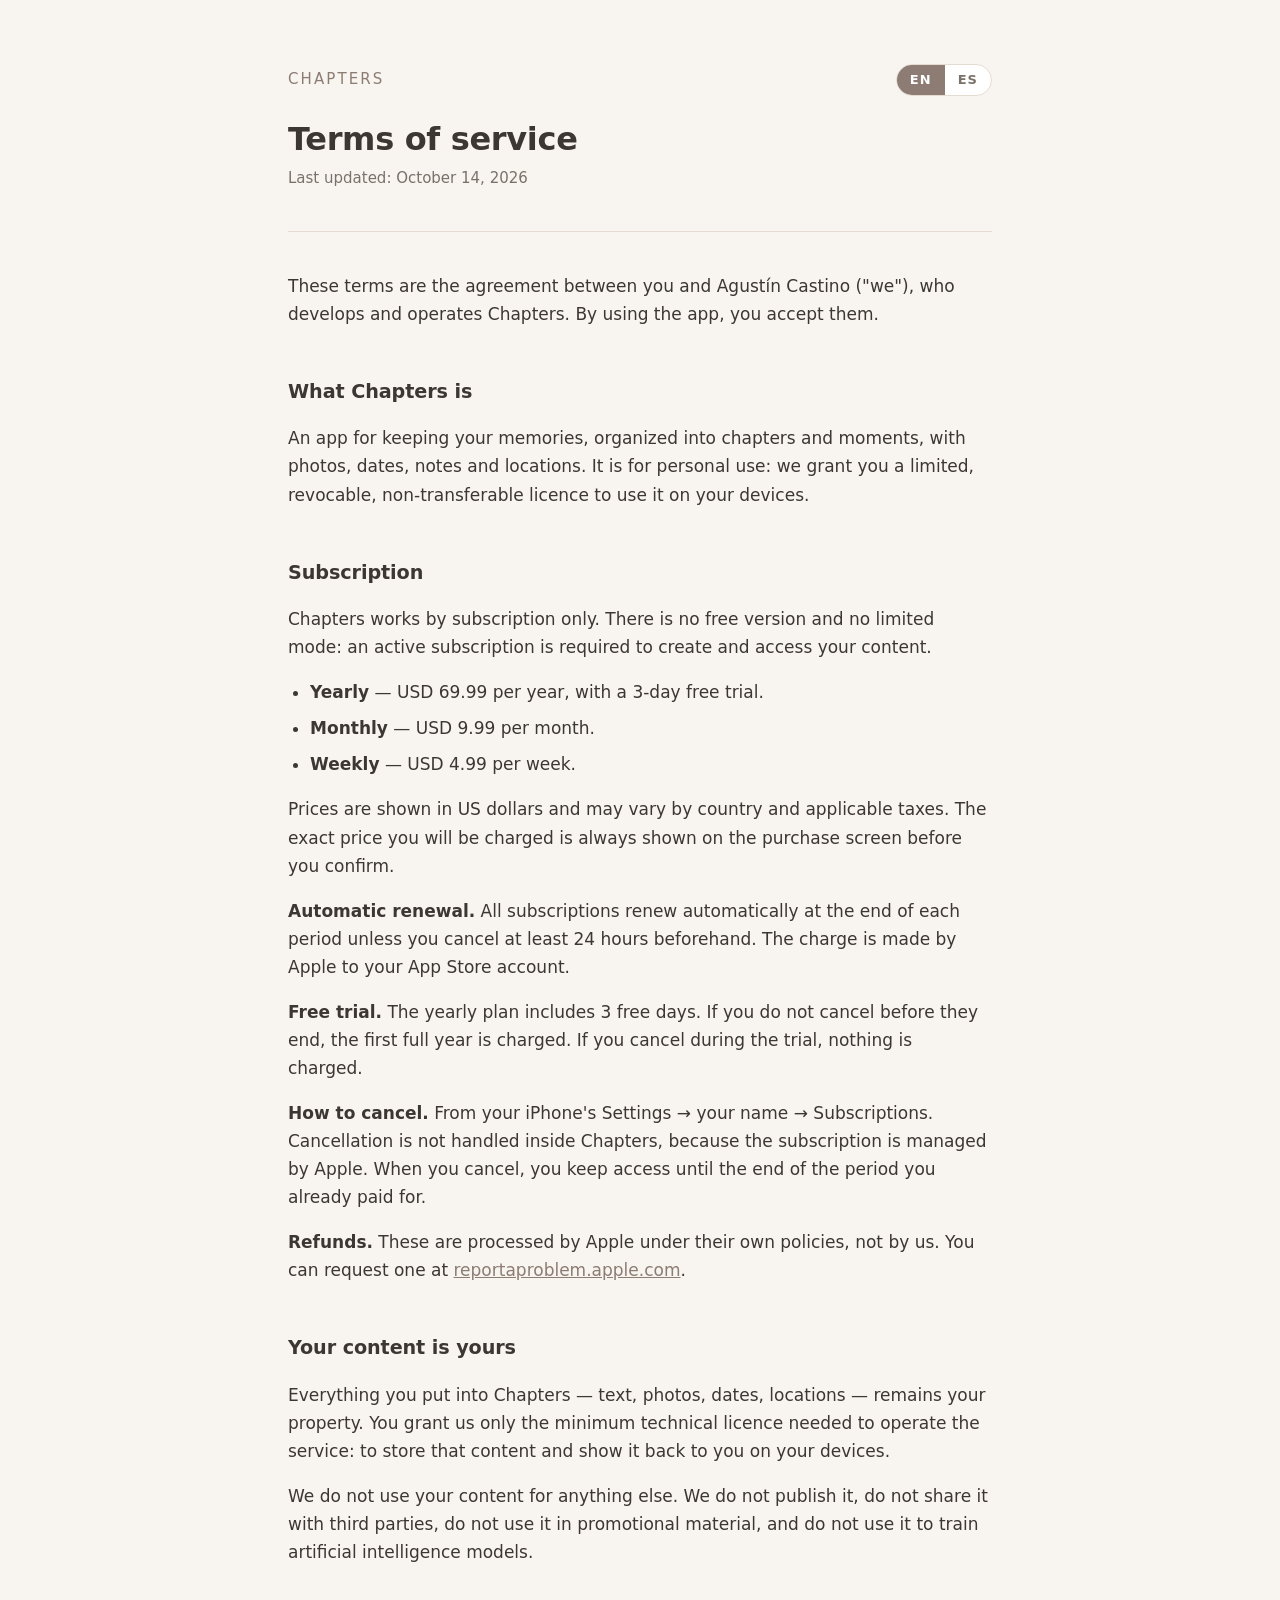
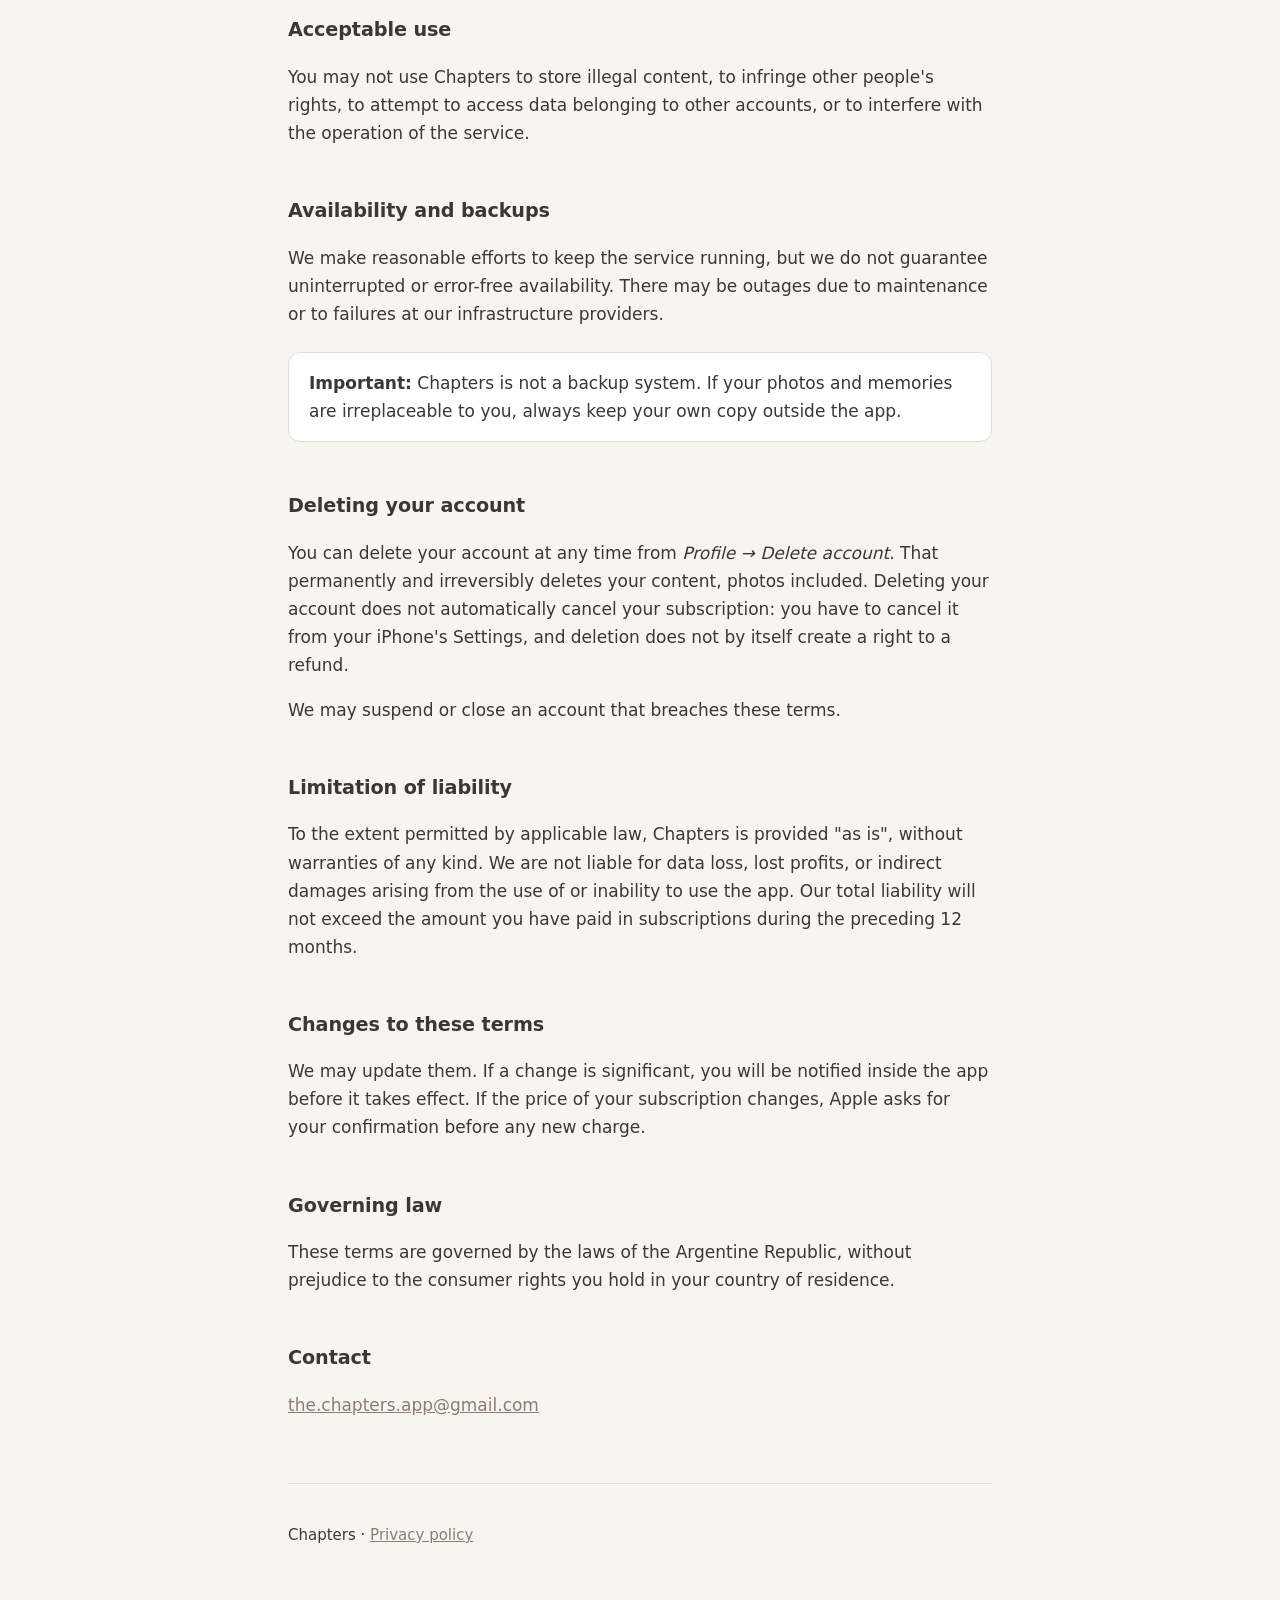
<file: en/terms.html>
<!doctype html>
<html lang="en">
<head>
<meta charset="utf-8">
<meta name="viewport" content="width=device-width, initial-scale=1">
<title>Terms of service — Chapters</title>
<link rel="stylesheet" href="styles.css">
</head>
<body>
<main>
  <header>
    <div class="topbar">
      <a class="wordmark" href="./">Chapters</a>
      <nav class="langswitch" aria-label="Language">
        <span class="current" aria-current="true">EN</span>
        <a href="../terms.html" hreflang="es" lang="es">ES</a>
      </nav>
    </div>
    <h1>Terms of service</h1>
    <p class="updated">Last updated: October 14, 2026</p>
  </header>

  <p>These terms are the agreement between you and Agustín Castino ("we"), who
  develops and operates Chapters. By using the app, you accept them.</p>

  <h2>What Chapters is</h2>
  <p>An app for keeping your memories, organized into chapters and moments, with
  photos, dates, notes and locations. It is for personal use: we grant you a
  limited, revocable, non-transferable licence to use it on your devices.</p>

  <h2>Subscription</h2>
  <p>Chapters works by subscription only. There is no free version and no limited
  mode: an active subscription is required to create and access your content.</p>
  <ul>
    <li><strong>Yearly</strong> — USD 69.99 per year, with a 3-day free trial.</li>
    <li><strong>Monthly</strong> — USD 9.99 per month.</li>
    <li><strong>Weekly</strong> — USD 4.99 per week.</li>
  </ul>
  <p>Prices are shown in US dollars and may vary by country and applicable taxes.
  The exact price you will be charged is always shown on the purchase screen before
  you confirm.</p>

  <p><strong>Automatic renewal.</strong> All subscriptions renew automatically at
  the end of each period unless you cancel at least 24 hours beforehand. The charge
  is made by Apple to your App Store account.</p>

  <p><strong>Free trial.</strong> The yearly plan includes 3 free days. If you do
  not cancel before they end, the first full year is charged. If you cancel during
  the trial, nothing is charged.</p>

  <p><strong>How to cancel.</strong> From your iPhone's Settings → your name →
  Subscriptions. Cancellation is not handled inside Chapters, because the
  subscription is managed by Apple. When you cancel, you keep access until the end
  of the period you already paid for.</p>

  <p><strong>Refunds.</strong> These are processed by Apple under their own
  policies, not by us. You can request one at
  <a href="https://reportaproblem.apple.com" target="_blank" rel="noopener">reportaproblem.apple.com</a>.</p>

  <h2>Your content is yours</h2>
  <p>Everything you put into Chapters — text, photos, dates, locations — remains
  your property. You grant us only the minimum technical licence needed to operate
  the service: to store that content and show it back to you on your devices.</p>
  <p>We do not use your content for anything else. We do not publish it, do not
  share it with third parties, do not use it in promotional material, and do not
  use it to train artificial intelligence models.</p>

  <h2>Acceptable use</h2>
  <p>You may not use Chapters to store illegal content, to infringe other people's
  rights, to attempt to access data belonging to other accounts, or to interfere
  with the operation of the service.</p>

  <h2>Availability and backups</h2>
  <p>We make reasonable efforts to keep the service running, but we do not
  guarantee uninterrupted or error-free availability. There may be outages due to
  maintenance or to failures at our infrastructure providers.</p>
  <div class="note">
    <p><strong>Important:</strong> Chapters is not a backup system. If your photos
    and memories are irreplaceable to you, always keep your own copy outside the
    app.</p>
  </div>

  <h2>Deleting your account</h2>
  <p>You can delete your account at any time from <em>Profile → Delete account</em>.
  That permanently and irreversibly deletes your content, photos included. Deleting
  your account does not automatically cancel your subscription: you have to cancel
  it from your iPhone's Settings, and deletion does not by itself create a right to
  a refund.</p>
  <p>We may suspend or close an account that breaches these terms.</p>

  <h2>Limitation of liability</h2>
  <p>To the extent permitted by applicable law, Chapters is provided "as is",
  without warranties of any kind. We are not liable for data loss, lost profits, or
  indirect damages arising from the use of or inability to use the app. Our total
  liability will not exceed the amount you have paid in subscriptions during the
  preceding 12 months.</p>

  <h2>Changes to these terms</h2>
  <p>We may update them. If a change is significant, you will be notified inside
  the app before it takes effect. If the price of your subscription changes, Apple
  asks for your confirmation before any new charge.</p>

  <h2>Governing law</h2>
  <p>These terms are governed by the laws of the Argentine Republic, without
  prejudice to the consumer rights you hold in your country of residence.</p>

  <h2>Contact</h2>
  <p><a href="mailto:the.chapters.app@gmail.com">the.chapters.app@gmail.com</a></p>

  <footer>
    <p>Chapters · <a href="privacy.html">Privacy policy</a></p>
  </footer>
</main>
</body>
</html>
</file>
<file: styles.css>
/* Paleta de Chapters: crema de fondo, tinta cálida, marca #8C7C73. */
:root {
  --bg:      #F8F5F0;
  --ink:     #3D3733;
  --muted:   #7A716A;
  --mark:    #8C7C73;
  --hairline: #E4DCD3;
}

* { box-sizing: border-box; }

body {
  margin: 0;
  padding: 0 24px 96px;
  background: var(--bg);
  color: var(--ink);
  font-family: -apple-system, BlinkMacSystemFont, "Segoe UI", system-ui, sans-serif;
  font-size: 17px;
  line-height: 1.65;
  -webkit-text-size-adjust: 100%;
}

main {
  max-width: 44rem;
  margin: 0 auto;
}

header {
  padding: 64px 0 40px;
  border-bottom: 1px solid var(--hairline);
  margin-bottom: 40px;
}

.wordmark {
  font-size: 15px;
  letter-spacing: 0.14em;
  text-transform: uppercase;
  color: var(--mark);
  text-decoration: none;
  font-weight: 500;
}

/* Marca a la izquierda, selector de idioma a la derecha. */
.topbar {
  display: flex;
  align-items: center;
  justify-content: space-between;
  gap: 16px;
}

.langswitch {
  display: inline-flex;
  border: 1px solid var(--hairline);
  border-radius: 999px;
  overflow: hidden;
  background: #FFFFFF;
  flex-shrink: 0;
}

.langswitch a,
.langswitch span {
  padding: 5px 13px;
  font-size: 13px;
  font-weight: 600;
  letter-spacing: 0.08em;
  line-height: 1.5;
  text-decoration: none;
  color: var(--muted);
}

/* El idioma activo no es un link: no tiene a dónde llevar. */
.langswitch .current {
  background: var(--mark);
  color: #FFFFFF;
}

h1 {
  font-size: 2rem;
  line-height: 1.2;
  margin: 24px 0 8px;
  font-weight: 600;
  letter-spacing: -0.01em;
}

h2 {
  font-size: 1.2rem;
  margin: 48px 0 12px;
  font-weight: 600;
  letter-spacing: -0.005em;
}

.updated {
  color: var(--muted);
  font-size: 15px;
  margin: 0;
}

p, li { color: var(--ink); }

ul { padding-left: 1.3em; }

li { margin-bottom: 8px; }

a { color: var(--mark); }

strong { font-weight: 600; }

.note {
  background: #FFFFFF;
  border: 1px solid var(--hairline);
  border-radius: 12px;
  padding: 16px 20px;
  margin: 24px 0;
}

.note p { margin: 0; }

footer {
  margin-top: 64px;
  padding-top: 24px;
  border-top: 1px solid var(--hairline);
  color: var(--muted);
  font-size: 15px;
}

@media (max-width: 480px) {
  body { font-size: 16px; padding: 0 20px 64px; }
  header { padding-top: 40px; }
  h1 { font-size: 1.6rem; }
}
</file>
<file: en/styles.css>
/* Paleta de Chapters: crema de fondo, tinta cálida, marca #8C7C73. */
:root {
  --bg:      #F8F5F0;
  --ink:     #3D3733;
  --muted:   #7A716A;
  --mark:    #8C7C73;
  --hairline: #E4DCD3;
}

* { box-sizing: border-box; }

body {
  margin: 0;
  padding: 0 24px 96px;
  background: var(--bg);
  color: var(--ink);
  font-family: -apple-system, BlinkMacSystemFont, "Segoe UI", system-ui, sans-serif;
  font-size: 17px;
  line-height: 1.65;
  -webkit-text-size-adjust: 100%;
}

main {
  max-width: 44rem;
  margin: 0 auto;
}

header {
  padding: 64px 0 40px;
  border-bottom: 1px solid var(--hairline);
  margin-bottom: 40px;
}

.wordmark {
  font-size: 15px;
  letter-spacing: 0.14em;
  text-transform: uppercase;
  color: var(--mark);
  text-decoration: none;
  font-weight: 500;
}

/* Marca a la izquierda, selector de idioma a la derecha. */
.topbar {
  display: flex;
  align-items: center;
  justify-content: space-between;
  gap: 16px;
}

.langswitch {
  display: inline-flex;
  border: 1px solid var(--hairline);
  border-radius: 999px;
  overflow: hidden;
  background: #FFFFFF;
  flex-shrink: 0;
}

.langswitch a,
.langswitch span {
  padding: 5px 13px;
  font-size: 13px;
  font-weight: 600;
  letter-spacing: 0.08em;
  line-height: 1.5;
  text-decoration: none;
  color: var(--muted);
}

/* El idioma activo no es un link: no tiene a dónde llevar. */
.langswitch .current {
  background: var(--mark);
  color: #FFFFFF;
}

h1 {
  font-size: 2rem;
  line-height: 1.2;
  margin: 24px 0 8px;
  font-weight: 600;
  letter-spacing: -0.01em;
}

h2 {
  font-size: 1.2rem;
  margin: 48px 0 12px;
  font-weight: 600;
  letter-spacing: -0.005em;
}

.updated {
  color: var(--muted);
  font-size: 15px;
  margin: 0;
}

p, li { color: var(--ink); }

ul { padding-left: 1.3em; }

li { margin-bottom: 8px; }

a { color: var(--mark); }

strong { font-weight: 600; }

.note {
  background: #FFFFFF;
  border: 1px solid var(--hairline);
  border-radius: 12px;
  padding: 16px 20px;
  margin: 24px 0;
}

.note p { margin: 0; }

footer {
  margin-top: 64px;
  padding-top: 24px;
  border-top: 1px solid var(--hairline);
  color: var(--muted);
  font-size: 15px;
}

@media (max-width: 480px) {
  body { font-size: 16px; padding: 0 20px 64px; }
  header { padding-top: 40px; }
  h1 { font-size: 1.6rem; }
}
</file>
